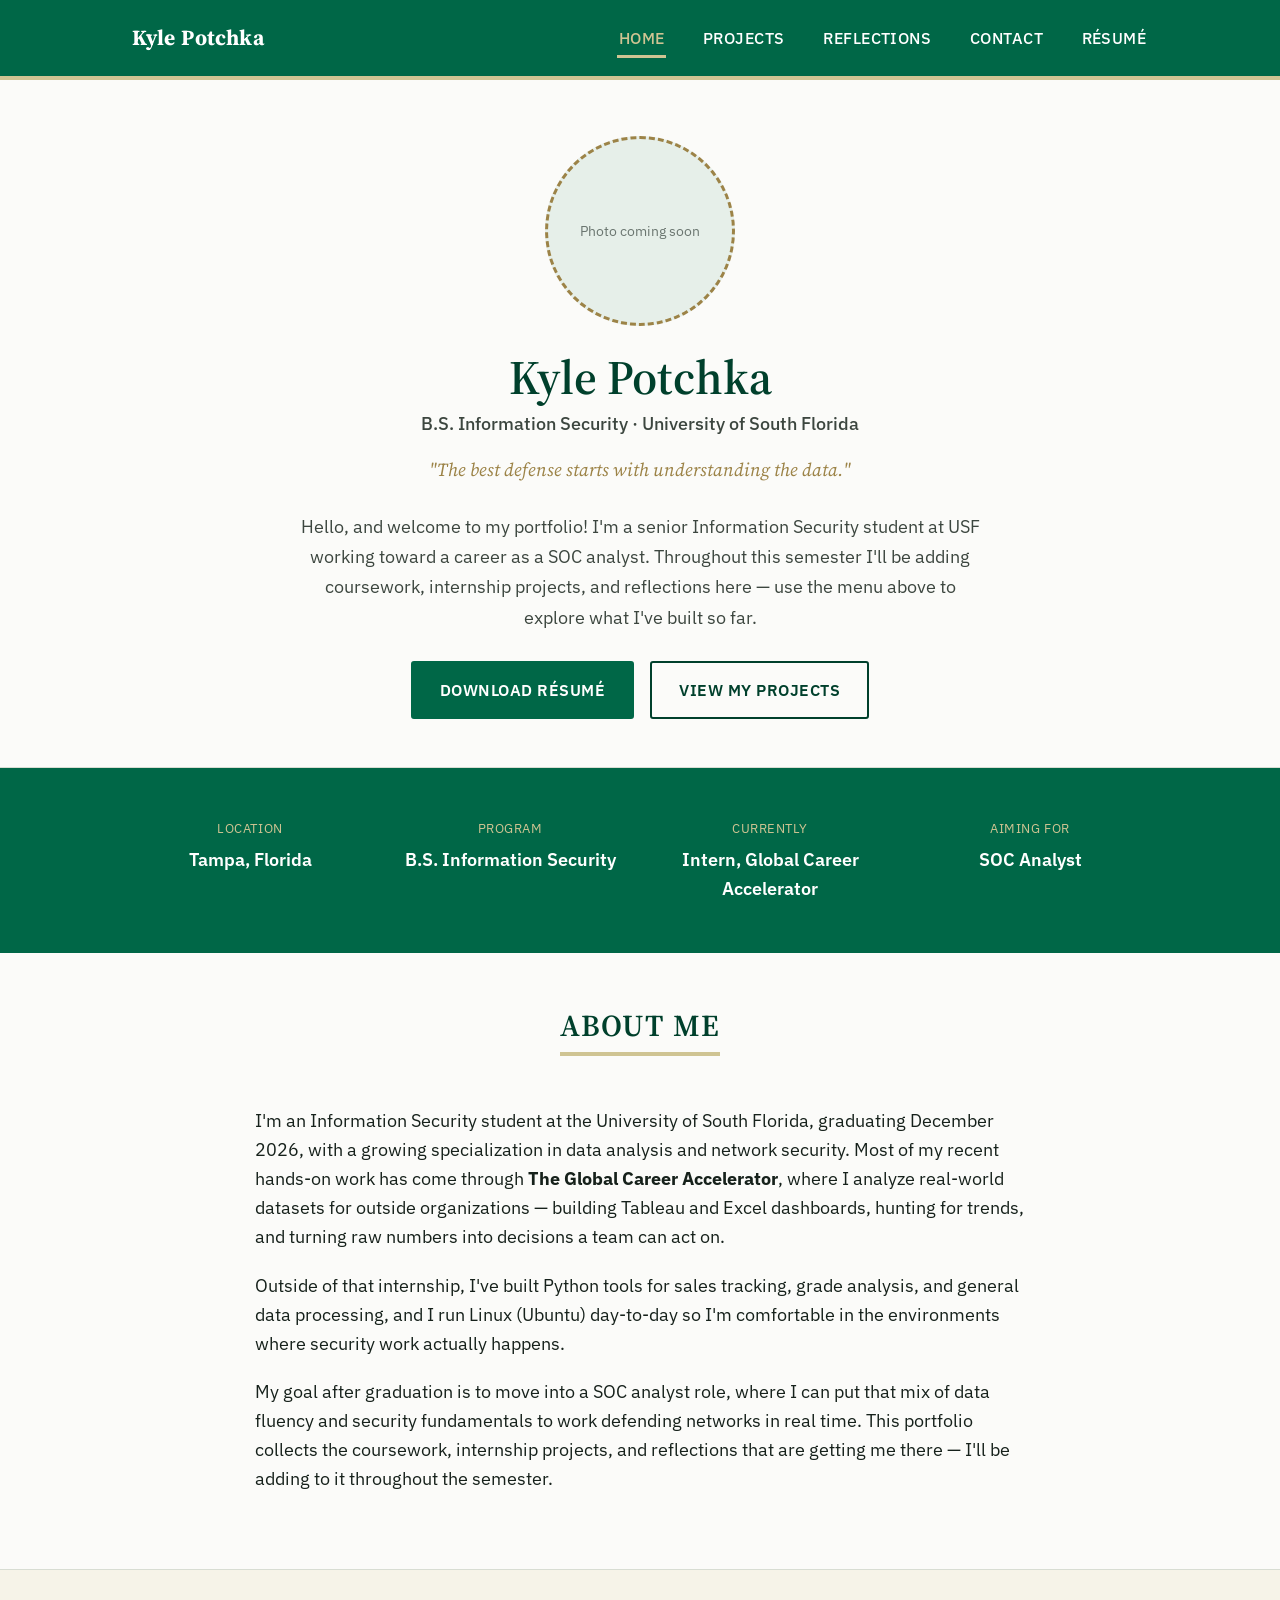
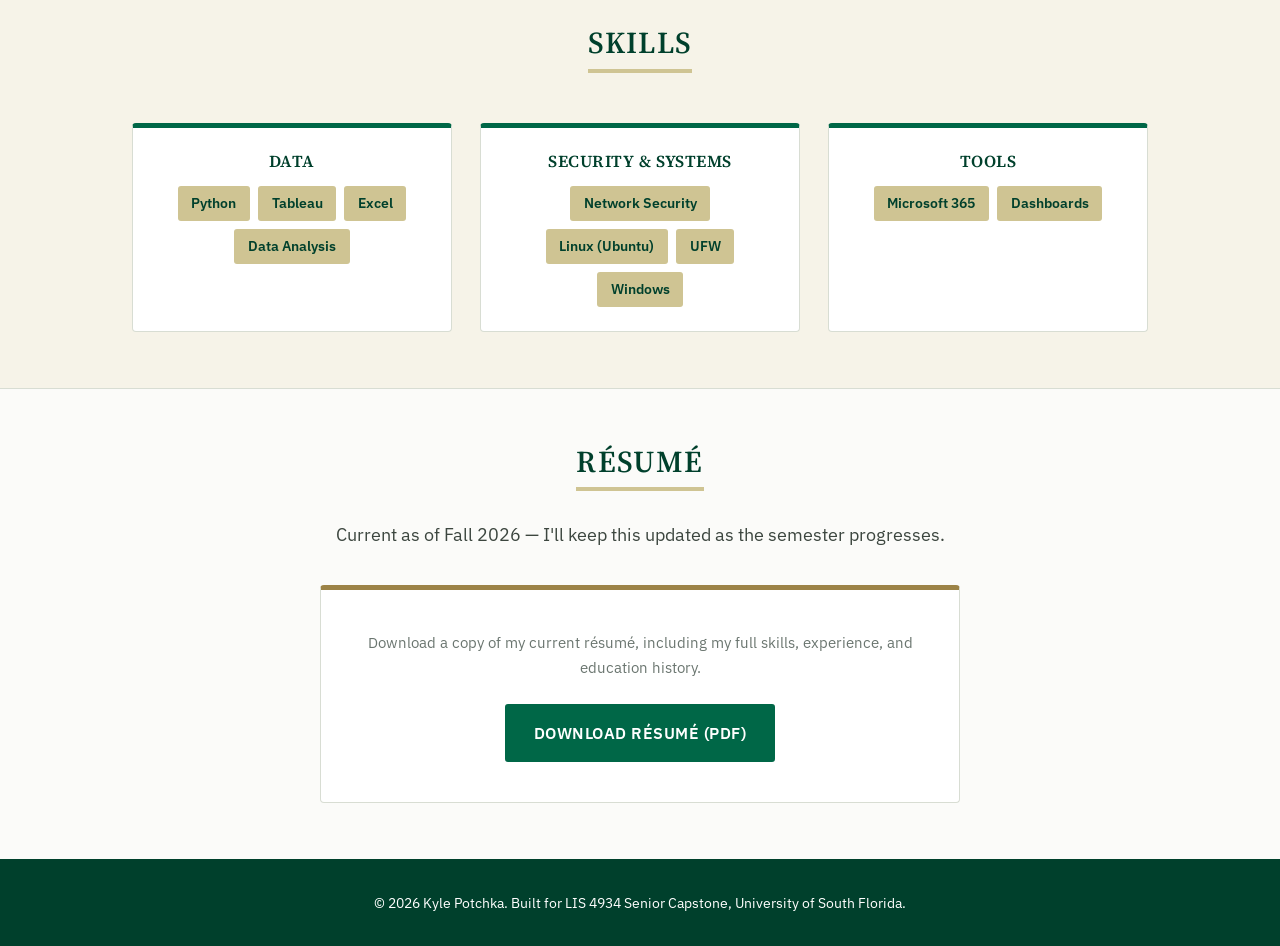
<file: index.html>
<!DOCTYPE html>
<html lang="en">
<head>
<meta charset="UTF-8">
<meta name="viewport" content="width=device-width, initial-scale=1.0">
<title>Kyle Potchka — ePortfolio</title>
<meta name="description" content="Kyle Potchka — Information Security student at USF, focused on data analysis and network security.">
<link rel="preconnect" href="https://fonts.googleapis.com">
<link href="https://fonts.googleapis.com/css2?family=Source+Serif+4:wght@500;600;700&family=IBM+Plex+Sans:wght@400;500;600;700&display=swap" rel="stylesheet">
<link rel="stylesheet" href="assets/style.css">
</head>
<body>

<nav class="site-nav">
  <div class="container">
    <a href="index.html" class="nav-name">Kyle Potchka</a>
    <button class="nav-toggle" aria-label="Toggle menu" aria-expanded="false" id="navToggle">☰</button>
    <ul class="nav-links" id="navLinks">
      <li><a href="index.html" aria-current="page">Home</a></li>
      <li><a href="projects.html">Projects</a></li>
      <li><a href="reflections.html">Reflections</a></li>
      <li><a href="contact.html">Contact</a></li>
      <li><a href="assets/Potchka_Resume.pdf">Résumé</a></li>
    </ul>
  </div>
</nav>

<header class="hero">
  <div class="container">
    <div class="portrait-ring" aria-hidden="true">
      Photo coming soon
    </div>
    <h1>Kyle Potchka</h1>
    <p class="subtitle">B.S. Information Security · University of South Florida</p>
    <p class="quote">"The best defense starts with understanding the data."</p>
    <p class="lede">Hello, and welcome to my portfolio! I'm a senior Information Security student at USF working toward a career as a SOC analyst. Throughout this semester I'll be adding coursework, internship projects, and reflections here — use the menu above to explore what I've built so far.</p>
    <div class="btn-row">
      <a class="btn btn-primary" href="assets/Potchka_Resume.pdf">Download résumé</a>
      <a class="btn btn-secondary" href="projects.html">View my projects</a>
    </div>
  </div>
</header>

<section class="facts">
  <div class="container">
    <dl class="facts-grid">
      <div class="fact"><dt>Location</dt><dd>Tampa, Florida</dd></div>
      <div class="fact"><dt>Program</dt><dd>B.S. Information Security</dd></div>
      <div class="fact"><dt>Currently</dt><dd>Intern, Global Career Accelerator</dd></div>
      <div class="fact"><dt>Aiming for</dt><dd>SOC Analyst</dd></div>
    </dl>
  </div>
</section>

<section class="section" id="bio">
  <div class="container">
    <div class="section-header">
      <h2>About Me</h2>
    </div>
    <div class="bio-block">
      <p>I'm an Information Security student at the University of South Florida, graduating December 2026, with a growing specialization in data analysis and network security. Most of my recent hands-on work has come through <strong>The Global Career Accelerator</strong>, where I analyze real-world datasets for outside organizations — building Tableau and Excel dashboards, hunting for trends, and turning raw numbers into decisions a team can act on.</p>
      <p>Outside of that internship, I've built Python tools for sales tracking, grade analysis, and general data processing, and I run Linux (Ubuntu) day-to-day so I'm comfortable in the environments where security work actually happens.</p>
      <p>My goal after graduation is to move into a SOC analyst role, where I can put that mix of data fluency and security fundamentals to work defending networks in real time. This portfolio collects the coursework, internship projects, and reflections that are getting me there — I'll be adding to it throughout the semester.</p>
    </div>
  </div>
</section>

<section class="section section-tint">
  <div class="container">
    <div class="section-header">
      <h2>Skills</h2>
    </div>
    <div class="skill-groups">
      <div class="skill-group">
        <h3>Data</h3>
        <div class="chip-row">
          <span class="chip">Python</span>
          <span class="chip">Tableau</span>
          <span class="chip">Excel</span>
          <span class="chip">Data Analysis</span>
        </div>
      </div>
      <div class="skill-group">
        <h3>Security &amp; Systems</h3>
        <div class="chip-row">
          <span class="chip">Network Security</span>
          <span class="chip">Linux (Ubuntu)</span>
          <span class="chip">UFW</span>
          <span class="chip">Windows</span>
        </div>
      </div>
      <div class="skill-group">
        <h3>Tools</h3>
        <div class="chip-row">
          <span class="chip">Microsoft 365</span>
          <span class="chip">Dashboards</span>
        </div>
      </div>
    </div>
  </div>
</section>

<section class="section">
  <div class="container">
    <div class="section-header">
      <h2>Résumé</h2>
      <p>Current as of Fall 2026 — I'll keep this updated as the semester progresses.</p>
    </div>
    <div class="resume-block">
      <p>Download a copy of my current résumé, including my full skills, experience, and education history.</p>
      <a class="btn btn-primary" href="assets/Potchka_Resume.pdf">Download résumé (PDF)</a>
    </div>
  </div>
</section>

<footer class="site-footer">
  <div class="container">
    &copy; 2026 Kyle Potchka. Built for LIS 4934 Senior Capstone, University of South Florida.
  </div>
</footer>

<script src="assets/main.js"></script>
</body>
</html>
</file>
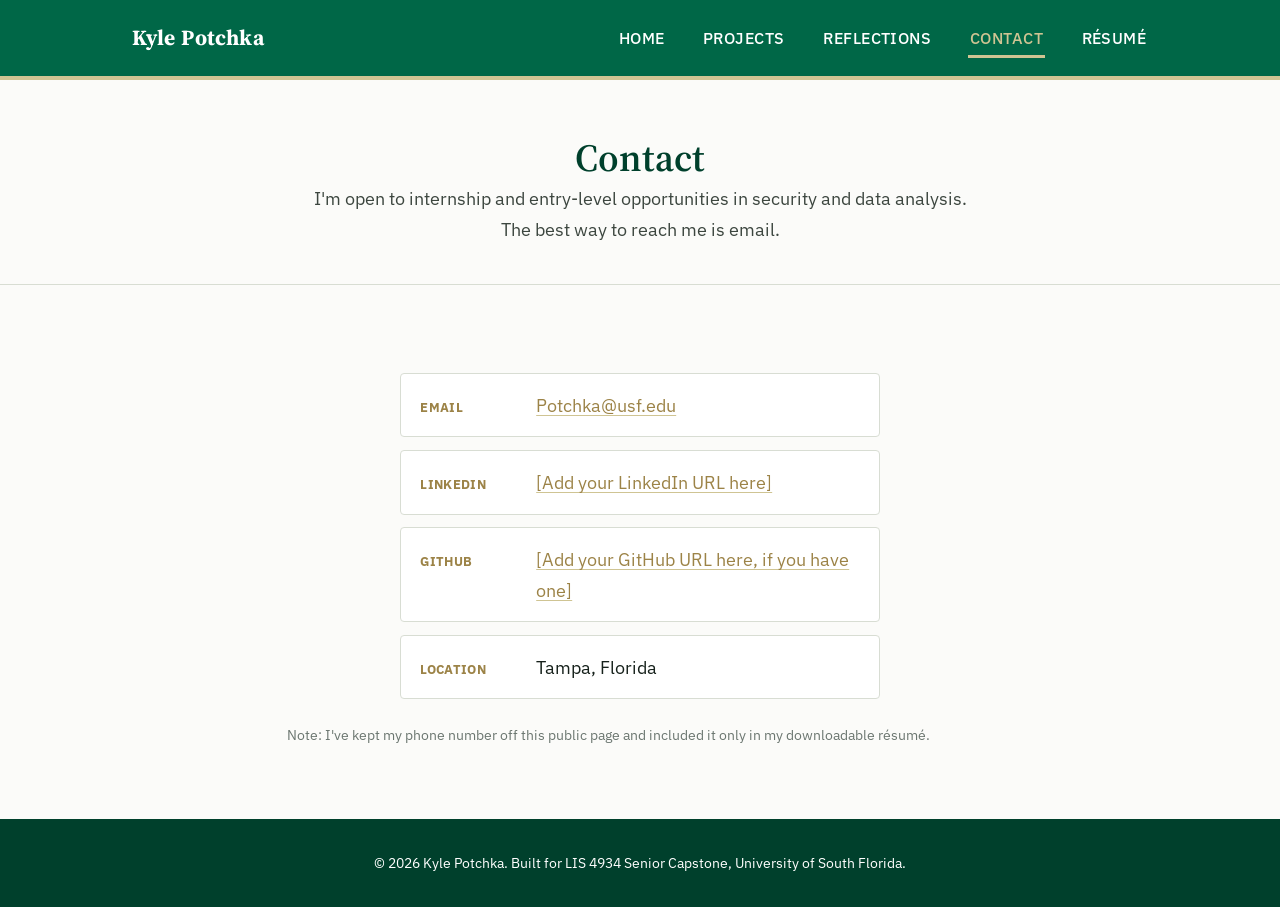
<file: contact.html>
<!DOCTYPE html>
<html lang="en">
<head>
<meta charset="UTF-8">
<meta name="viewport" content="width=device-width, initial-scale=1.0">
<title>Contact — Kyle Potchka</title>
<link rel="preconnect" href="https://fonts.googleapis.com">
<link href="https://fonts.googleapis.com/css2?family=Source+Serif+4:wght@500;600;700&family=IBM+Plex+Sans:wght@400;500;600&display=swap" rel="stylesheet">
<link rel="stylesheet" href="assets/style.css">
</head>
<body>

<nav class="site-nav">
  <div class="container">
    <a href="index.html" class="nav-name">Kyle Potchka</a>
    <button class="nav-toggle" aria-label="Toggle menu" aria-expanded="false" id="navToggle">☰</button>
    <ul class="nav-links" id="navLinks">
      <li><a href="index.html">Home</a></li>
      <li><a href="projects.html">Projects</a></li>
      <li><a href="reflections.html">Reflections</a></li>
      <li><a href="contact.html" aria-current="page">Contact</a></li>
      <li><a href="assets/Potchka_Resume.pdf">Résumé</a></li>
    </ul>
  </div>
</nav>

<header class="hero" style="padding-bottom:2.5rem;">
  <div class="container">
    <h1 style="font-size:2.4rem;">Contact</h1>
    <p class="lede">I'm open to internship and entry-level opportunities in security and data analysis. The best way to reach me is email.</p>
  </div>
</header>

<section class="section">
  <div class="container prose">
    <ul class="contact-list">
      <li><span class="label">Email</span><a href="mailto:Potchka@usf.edu">Potchka@usf.edu</a></li>
      <li><span class="label">LinkedIn</span><a href="#">[Add your LinkedIn URL here]</a></li>
      <li><span class="label">GitHub</span><a href="#">[Add your GitHub URL here, if you have one]</a></li>
      <li><span class="label">Location</span><span>Tampa, Florida</span></li>
    </ul>
    <p style="margin-top:1.5rem; color:var(--ink-faint); font-size:0.9rem;">Note: I've kept my phone number off this public page and included it only in my downloadable résumé.</p>
  </div>
</section>

<footer class="site-footer">
  <div class="container">
    &copy; 2026 Kyle Potchka. Built for LIS 4934 Senior Capstone, University of South Florida.
  </div>
</footer>

<script src="assets/main.js"></script>
</body>
</html>
</file>
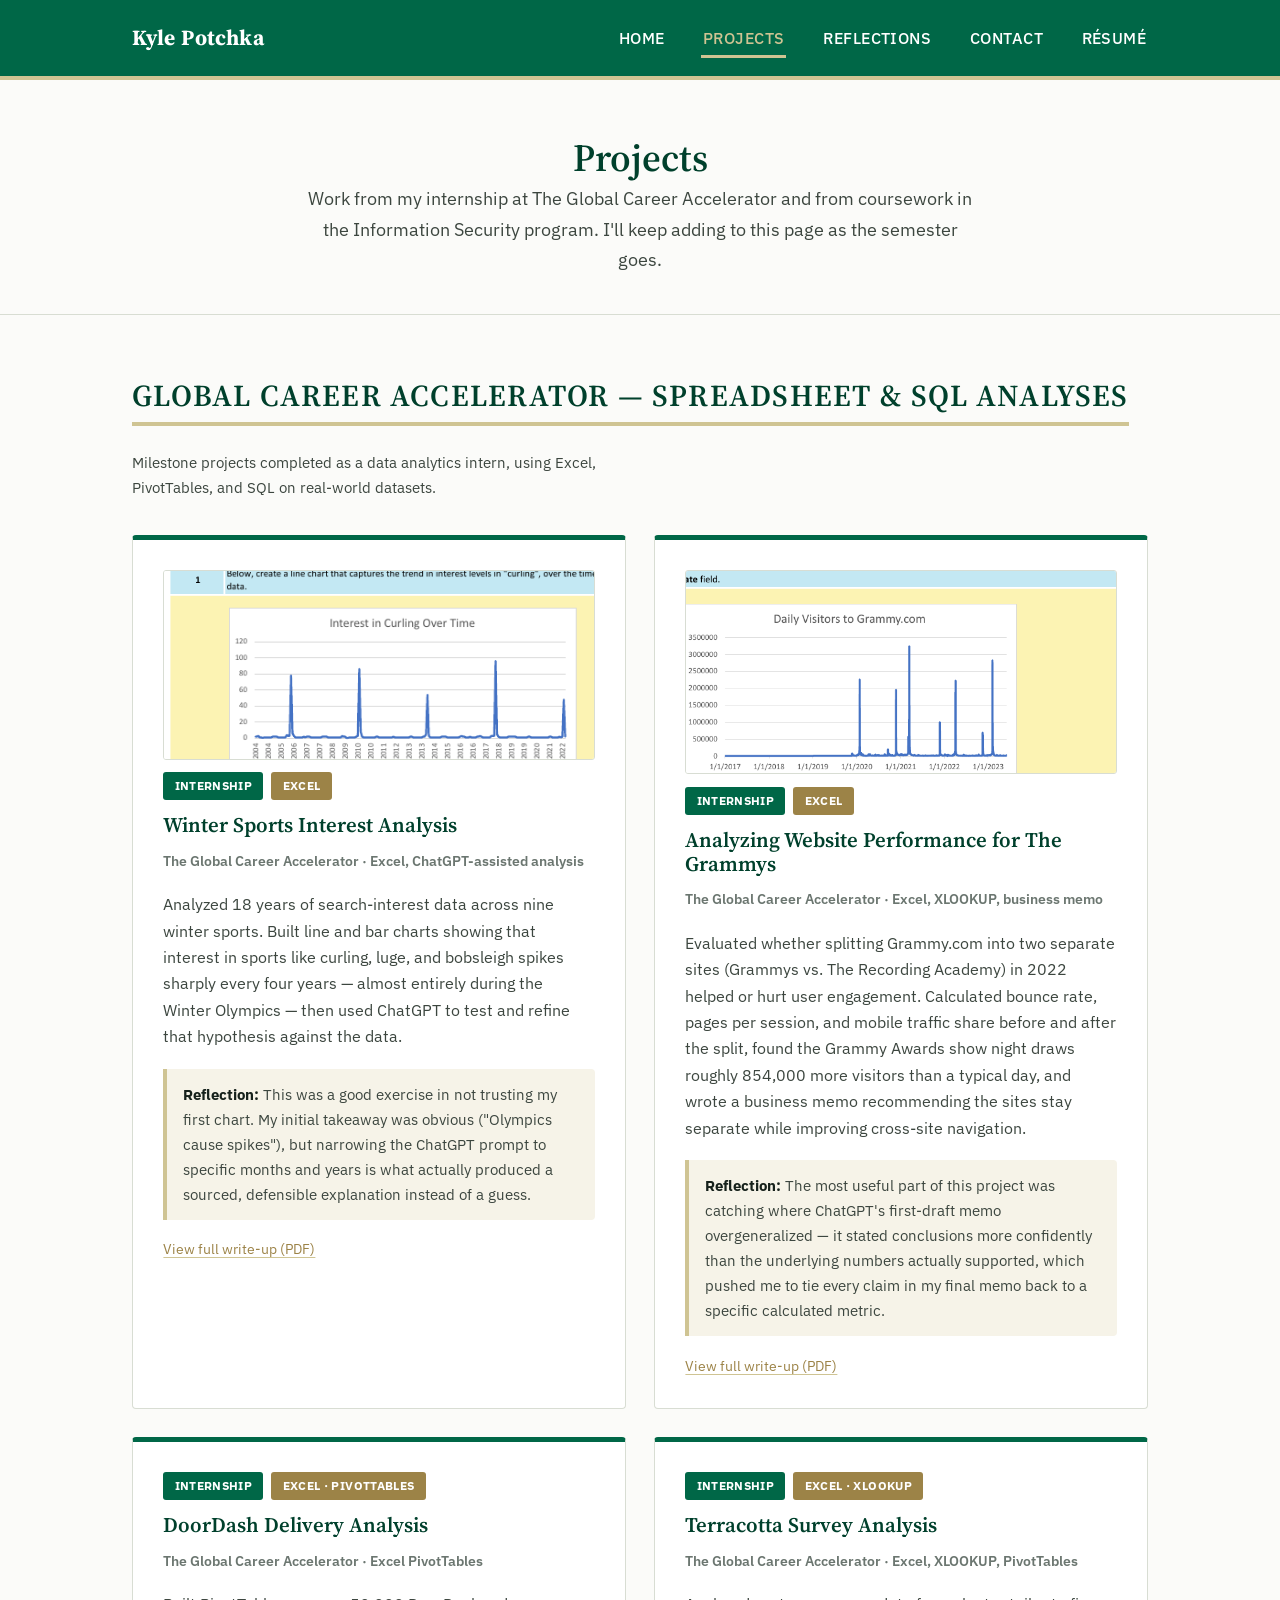
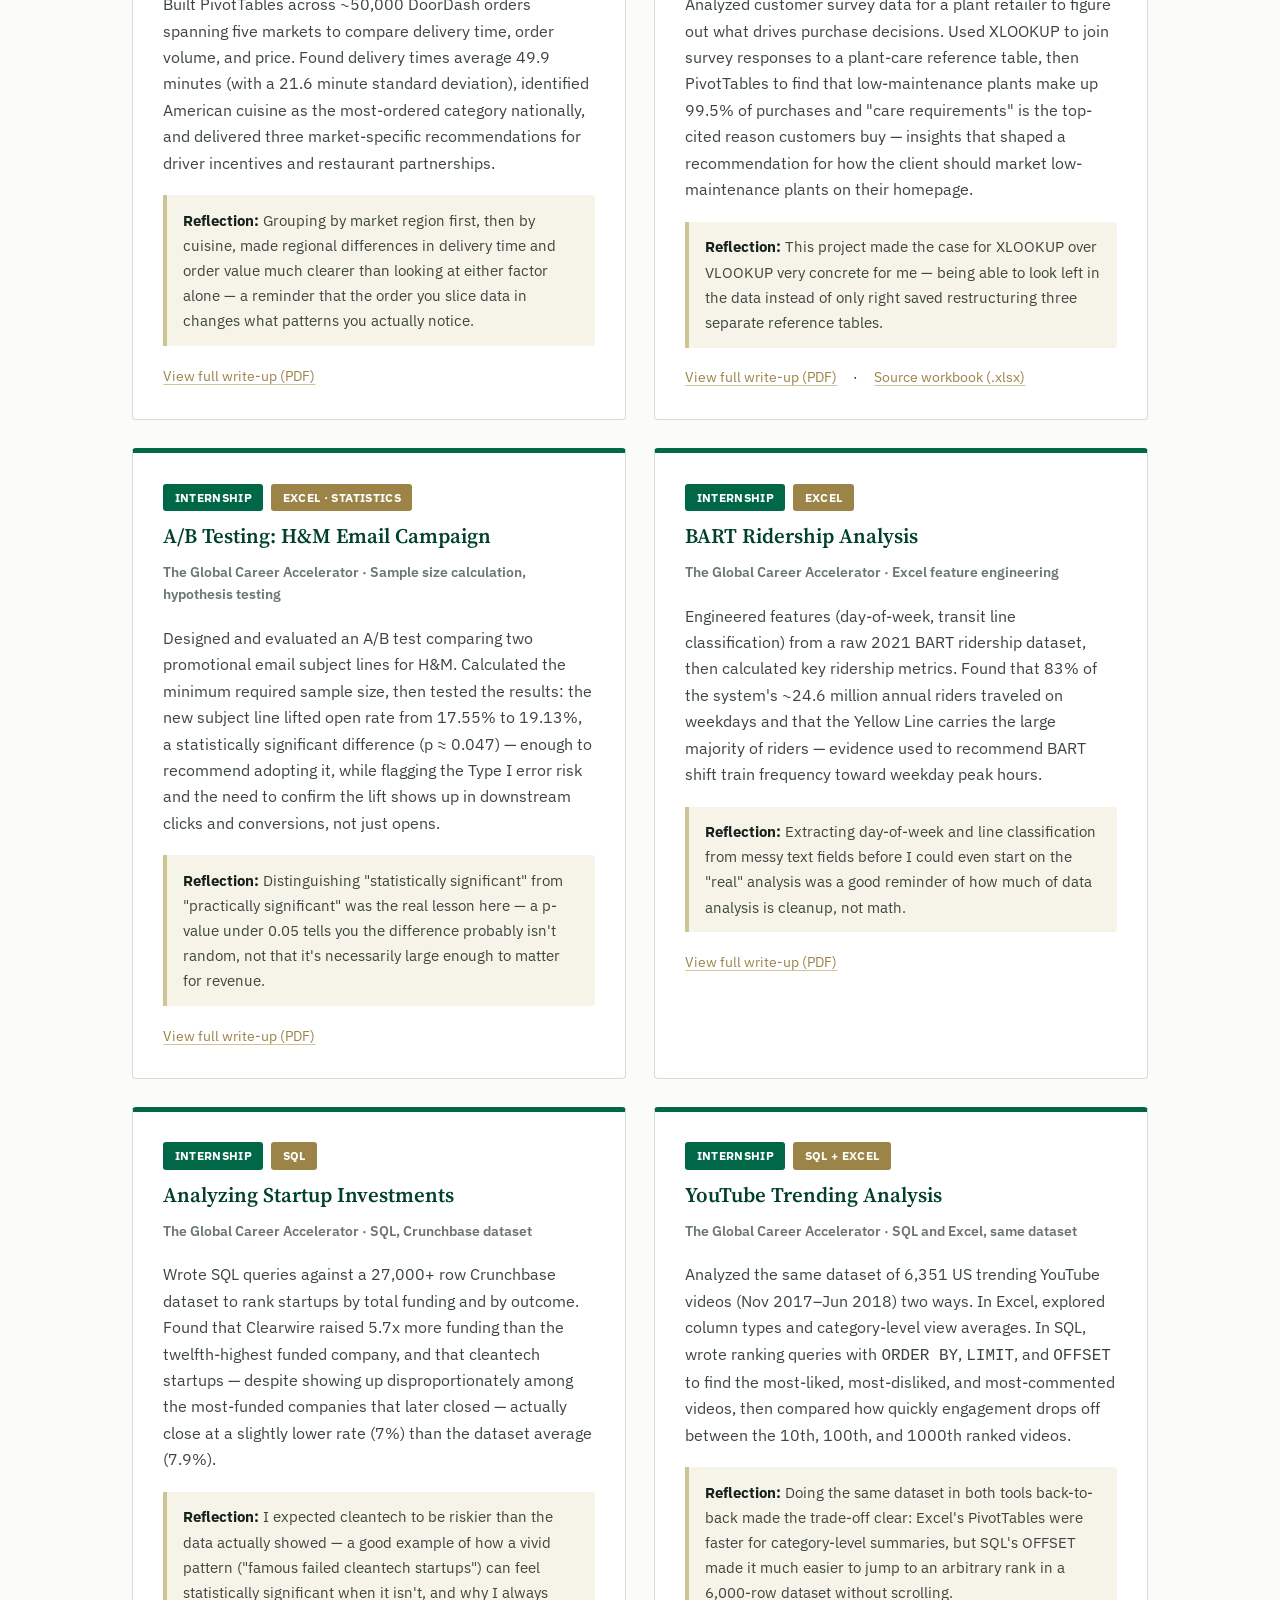
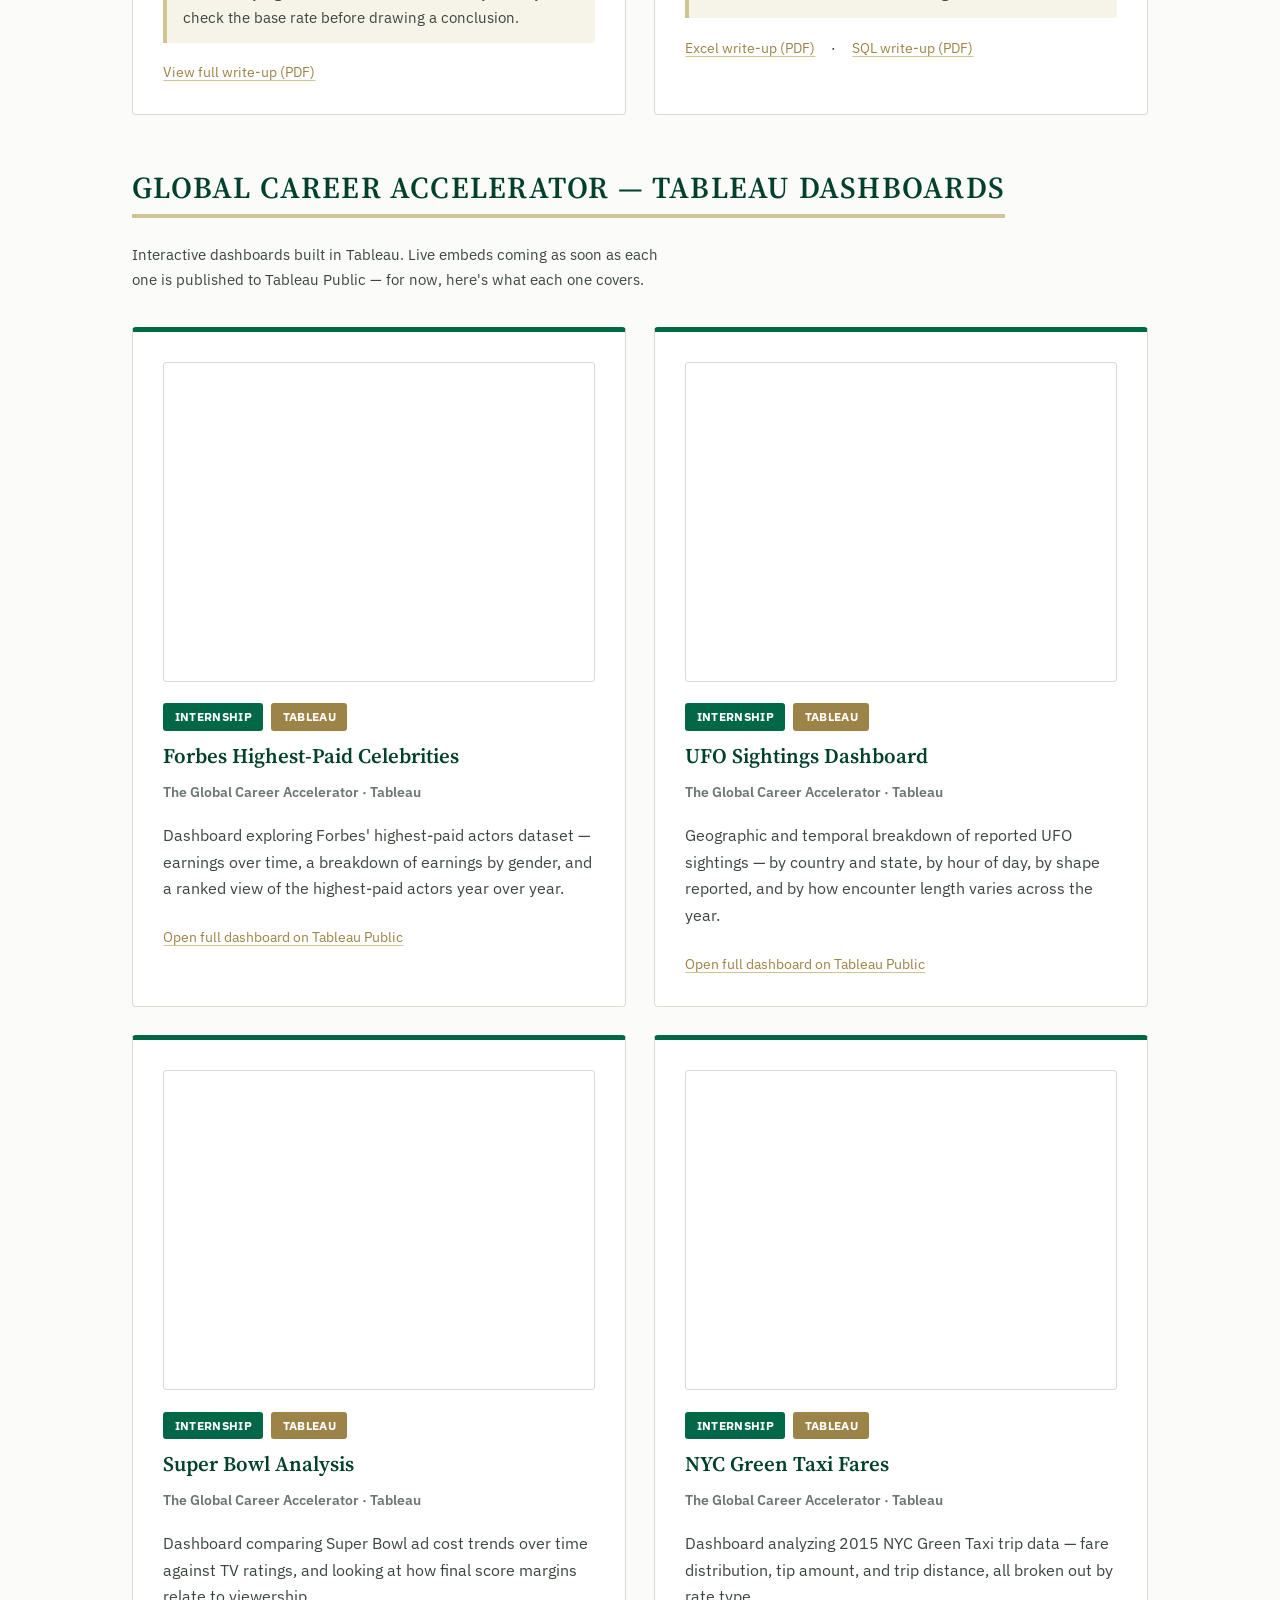
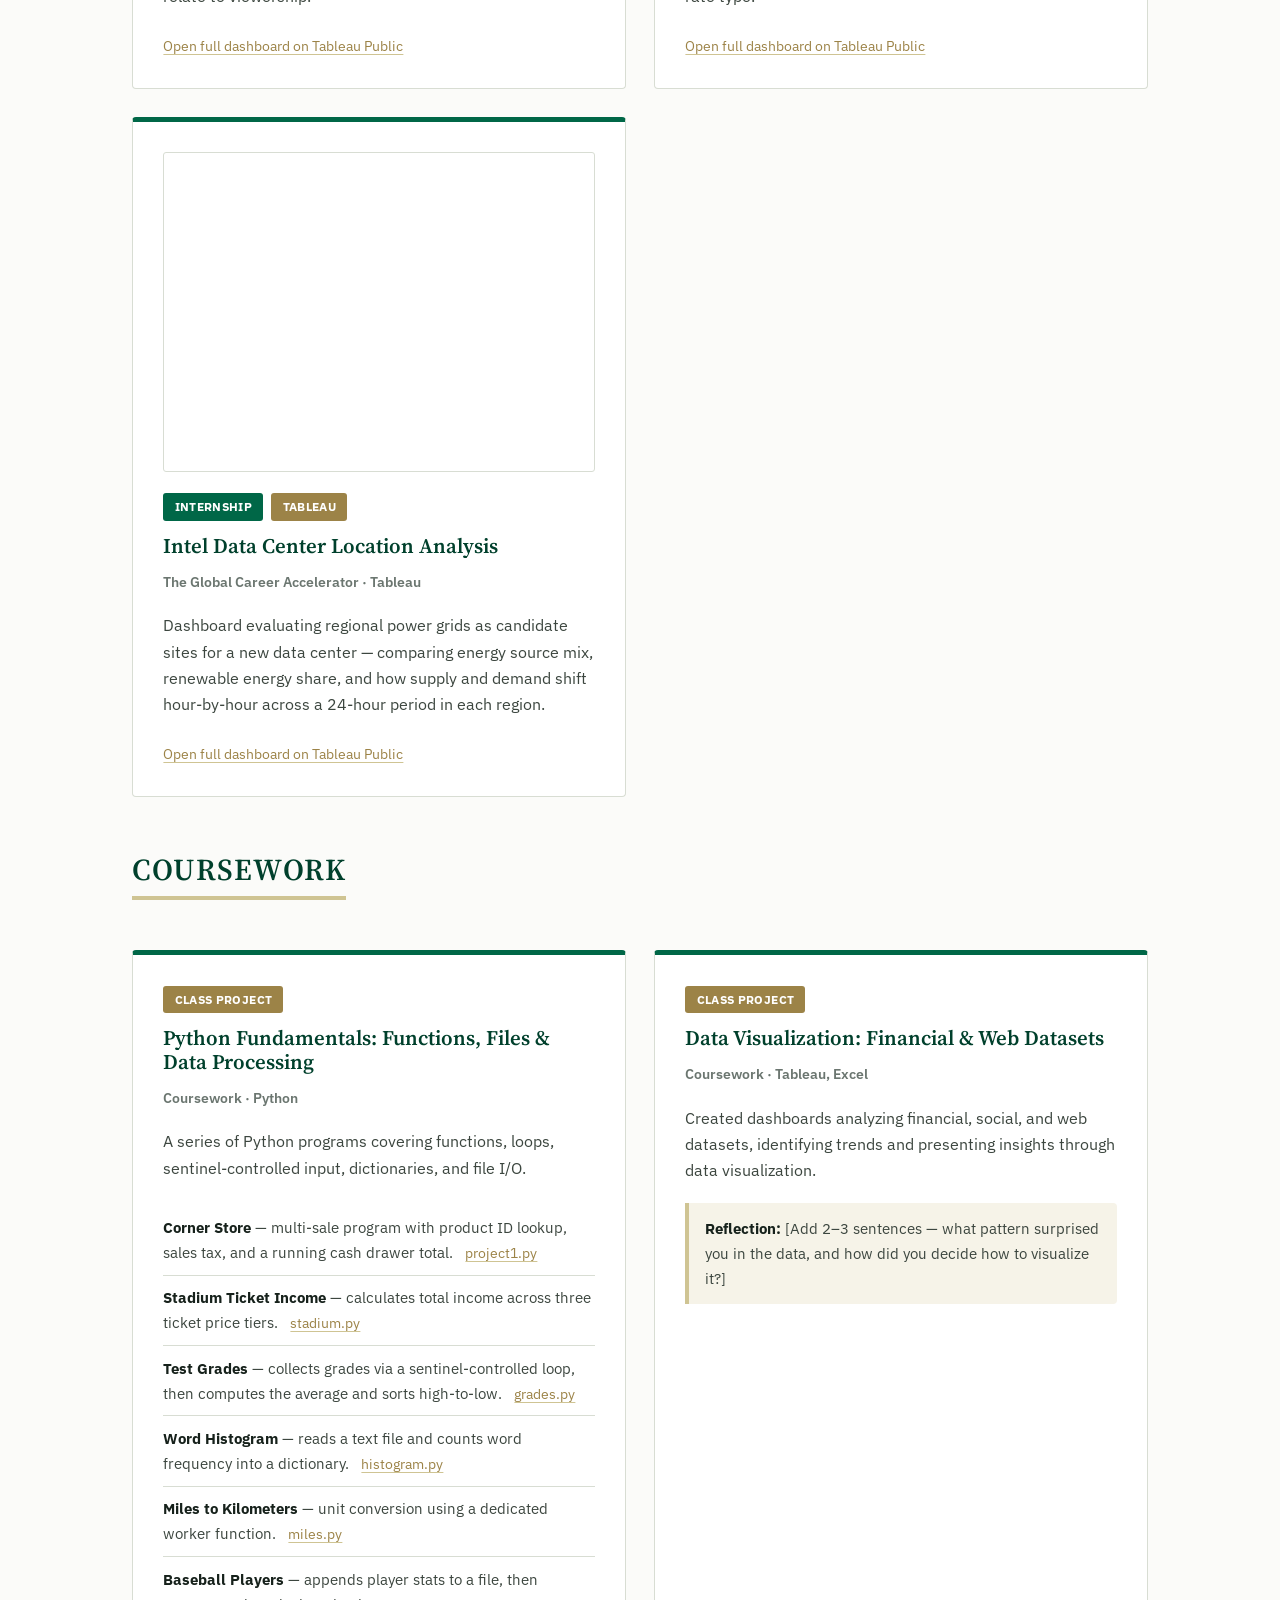
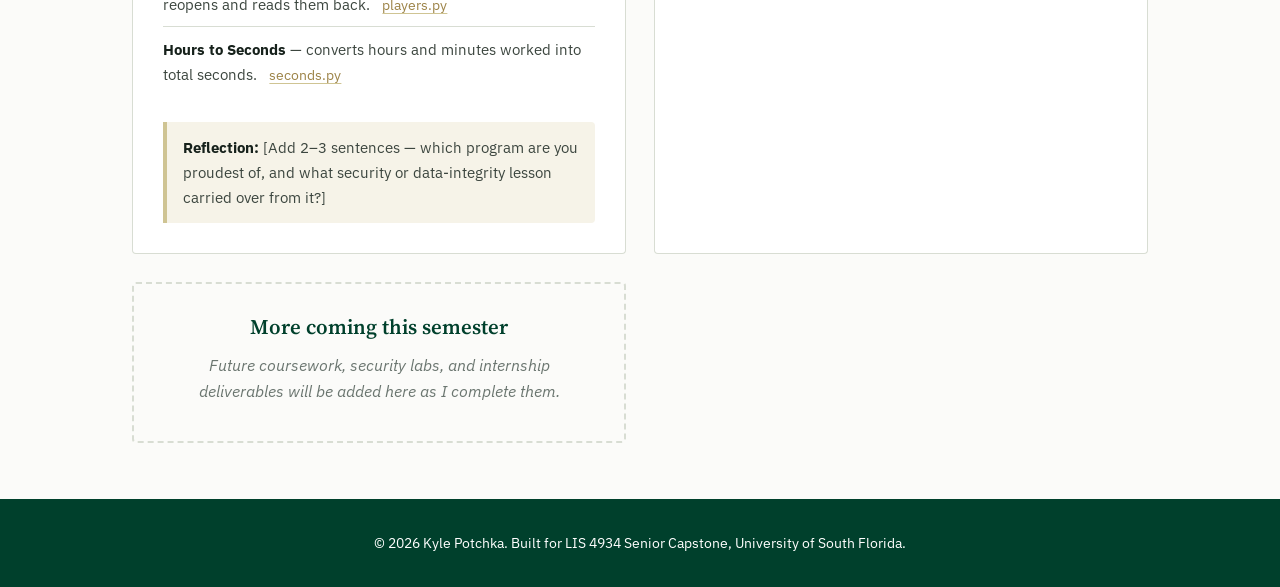
<file: projects.html>
<!DOCTYPE html>
<html lang="en">
<head>
<meta charset="UTF-8">
<meta name="viewport" content="width=device-width, initial-scale=1.0">
<title>Projects — Kyle Potchka</title>
<link rel="preconnect" href="https://fonts.googleapis.com">
<link href="https://fonts.googleapis.com/css2?family=Source+Serif+4:wght@500;600;700&family=IBM+Plex+Sans:wght@400;500;600&display=swap" rel="stylesheet">
<link rel="stylesheet" href="assets/style.css">
</head>
<body>

<nav class="site-nav">
  <div class="container">
    <a href="index.html" class="nav-name">Kyle Potchka</a>
    <button class="nav-toggle" aria-label="Toggle menu" aria-expanded="false" id="navToggle">☰</button>
    <ul class="nav-links" id="navLinks">
      <li><a href="index.html">Home</a></li>
      <li><a href="projects.html" aria-current="page">Projects</a></li>
      <li><a href="reflections.html">Reflections</a></li>
      <li><a href="contact.html">Contact</a></li>
      <li><a href="assets/Potchka_Resume.pdf">Résumé</a></li>
    </ul>
  </div>
</nav>

<header class="hero" style="padding-bottom:2.5rem;">
  <div class="container">
    <h1 style="font-size:2.4rem;">Projects</h1>
    <p class="lede">Work from my internship at The Global Career Accelerator and from coursework in the Information Security program. I'll keep adding to this page as the semester goes.</p>
  </div>
</header>

<section class="section">
  <div class="container">

    <div class="section-header category-heading" style="text-align:left;">
      <h2>Global Career Accelerator — Spreadsheet &amp; SQL Analyses</h2>
      <p class="category-sub" style="margin:0.5rem 0 0;">Milestone projects completed as a data analytics intern, using Excel, PivotTables, and SQL on real-world datasets.</p>
    </div>

    <div class="project-grid">

      <article class="project-card">
        <img class="project-shot" src="assets/projects/winter-sports-chart.png" alt="Line chart showing search interest in curling spiking every four years during the Winter Olympics">
        <div class="tag-row"><span class="tag">Internship</span><span class="tag tag-class">Excel</span></div>
        <h3>Winter Sports Interest Analysis</h3>
        <p class="meta">The Global Career Accelerator · Excel, ChatGPT-assisted analysis</p>
        <p>Analyzed 18 years of search-interest data across nine winter sports. Built line and bar charts showing that interest in sports like curling, luge, and bobsleigh spikes sharply every four years — almost entirely during the Winter Olympics — then used ChatGPT to test and refine that hypothesis against the data.</p>
        <div class="reflection-note"><strong>Reflection:</strong> This was a good exercise in not trusting my first chart. My initial takeaway was obvious ("Olympics cause spikes"), but narrowing the ChatGPT prompt to specific months and years is what actually produced a sourced, defensible explanation instead of a guess.</div>
        <div class="project-links"><a href="assets/projects/winter-sports-analysis.pdf">View full write-up (PDF)</a></div>
      </article>

      <article class="project-card">
        <img class="project-shot" src="assets/projects/grammys-chart.png" alt="Line chart showing daily visitor spikes to Grammy.com around award show nights">
        <div class="tag-row"><span class="tag">Internship</span><span class="tag tag-class">Excel</span></div>
        <h3>Analyzing Website Performance for The Grammys</h3>
        <p class="meta">The Global Career Accelerator · Excel, XLOOKUP, business memo</p>
        <p>Evaluated whether splitting Grammy.com into two separate sites (Grammys vs. The Recording Academy) in 2022 helped or hurt user engagement. Calculated bounce rate, pages per session, and mobile traffic share before and after the split, found the Grammy Awards show night draws roughly 854,000 more visitors than a typical day, and wrote a business memo recommending the sites stay separate while improving cross-site navigation.</p>
        <div class="reflection-note"><strong>Reflection:</strong> The most useful part of this project was catching where ChatGPT's first-draft memo overgeneralized — it stated conclusions more confidently than the underlying numbers actually supported, which pushed me to tie every claim in my final memo back to a specific calculated metric.</div>
        <div class="project-links"><a href="assets/projects/grammys-website-analysis.pdf">View full write-up (PDF)</a></div>
      </article>

      <article class="project-card">
        <div class="tag-row"><span class="tag">Internship</span><span class="tag tag-class">Excel · PivotTables</span></div>
        <h3>DoorDash Delivery Analysis</h3>
        <p class="meta">The Global Career Accelerator · Excel PivotTables</p>
        <p>Built PivotTables across ~50,000 DoorDash orders spanning five markets to compare delivery time, order volume, and price. Found delivery times average 49.9 minutes (with a 21.6 minute standard deviation), identified American cuisine as the most-ordered category nationally, and delivered three market-specific recommendations for driver incentives and restaurant partnerships.</p>
        <div class="reflection-note"><strong>Reflection:</strong> Grouping by market region first, then by cuisine, made regional differences in delivery time and order value much clearer than looking at either factor alone — a reminder that the order you slice data in changes what patterns you actually notice.</div>
        <div class="project-links"><a href="assets/projects/doordash-analysis.pdf">View full write-up (PDF)</a></div>
      </article>

      <article class="project-card">
        <div class="tag-row"><span class="tag">Internship</span><span class="tag tag-class">Excel · XLOOKUP</span></div>
        <h3>Terracotta Survey Analysis</h3>
        <p class="meta">The Global Career Accelerator · Excel, XLOOKUP, PivotTables</p>
        <p>Analyzed customer survey data for a plant retailer to figure out what drives purchase decisions. Used XLOOKUP to join survey responses to a plant-care reference table, then PivotTables to find that low-maintenance plants make up 99.5% of purchases and "care requirements" is the top-cited reason customers buy — insights that shaped a recommendation for how the client should market low-maintenance plants on their homepage.</p>
        <div class="reflection-note"><strong>Reflection:</strong> This project made the case for XLOOKUP over VLOOKUP very concrete for me — being able to look left in the data instead of only right saved restructuring three separate reference tables.</div>
        <div class="project-links"><a href="assets/projects/terracotta-analysis.pdf">View full write-up (PDF)</a> · <a href="assets/projects/Terracotta_source.xlsx">Source workbook (.xlsx)</a></div>
      </article>

      <article class="project-card">
        <div class="tag-row"><span class="tag">Internship</span><span class="tag tag-class">Excel · Statistics</span></div>
        <h3>A/B Testing: H&amp;M Email Campaign</h3>
        <p class="meta">The Global Career Accelerator · Sample size calculation, hypothesis testing</p>
        <p>Designed and evaluated an A/B test comparing two promotional email subject lines for H&amp;M. Calculated the minimum required sample size, then tested the results: the new subject line lifted open rate from 17.55% to 19.13%, a statistically significant difference (p ≈ 0.047) — enough to recommend adopting it, while flagging the Type I error risk and the need to confirm the lift shows up in downstream clicks and conversions, not just opens.</p>
        <div class="reflection-note"><strong>Reflection:</strong> Distinguishing "statistically significant" from "practically significant" was the real lesson here — a p-value under 0.05 tells you the difference probably isn't random, not that it's necessarily large enough to matter for revenue.</div>
        <div class="project-links"><a href="assets/projects/ab-testing-hm.pdf">View full write-up (PDF)</a></div>
      </article>

      <article class="project-card">
        <div class="tag-row"><span class="tag">Internship</span><span class="tag tag-class">Excel</span></div>
        <h3>BART Ridership Analysis</h3>
        <p class="meta">The Global Career Accelerator · Excel feature engineering</p>
        <p>Engineered features (day-of-week, transit line classification) from a raw 2021 BART ridership dataset, then calculated key ridership metrics. Found that 83% of the system's ~24.6 million annual riders traveled on weekdays and that the Yellow Line carries the large majority of riders — evidence used to recommend BART shift train frequency toward weekday peak hours.</p>
        <div class="reflection-note"><strong>Reflection:</strong> Extracting day-of-week and line classification from messy text fields before I could even start on the "real" analysis was a good reminder of how much of data analysis is cleanup, not math.</div>
        <div class="project-links"><a href="assets/projects/bart-ridership-analysis.pdf">View full write-up (PDF)</a></div>
      </article>

      <article class="project-card">
        <div class="tag-row"><span class="tag">Internship</span><span class="tag tag-class">SQL</span></div>
        <h3>Analyzing Startup Investments</h3>
        <p class="meta">The Global Career Accelerator · SQL, Crunchbase dataset</p>
        <p>Wrote SQL queries against a 27,000+ row Crunchbase dataset to rank startups by total funding and by outcome. Found that Clearwire raised 5.7x more funding than the twelfth-highest funded company, and that cleantech startups — despite showing up disproportionately among the most-funded companies that later closed — actually close at a slightly lower rate (7%) than the dataset average (7.9%).</p>
        <div class="reflection-note"><strong>Reflection:</strong> I expected cleantech to be riskier than the data actually showed — a good example of how a vivid pattern ("famous failed cleantech startups") can feel statistically significant when it isn't, and why I always check the base rate before drawing a conclusion.</div>
        <div class="project-links"><a href="assets/projects/startup-investments-sql.pdf">View full write-up (PDF)</a></div>
      </article>

      <article class="project-card">
        <div class="tag-row"><span class="tag">Internship</span><span class="tag tag-class">SQL + Excel</span></div>
        <h3>YouTube Trending Analysis</h3>
        <p class="meta">The Global Career Accelerator · SQL and Excel, same dataset</p>
        <p>Analyzed the same dataset of 6,351 US trending YouTube videos (Nov 2017–Jun 2018) two ways. In Excel, explored column types and category-level view averages. In SQL, wrote ranking queries with <code>ORDER BY</code>, <code>LIMIT</code>, and <code>OFFSET</code> to find the most-liked, most-disliked, and most-commented videos, then compared how quickly engagement drops off between the 10th, 100th, and 1000th ranked videos.</p>
        <div class="reflection-note"><strong>Reflection:</strong> Doing the same dataset in both tools back-to-back made the trade-off clear: Excel's PivotTables were faster for category-level summaries, but SQL's OFFSET made it much easier to jump to an arbitrary rank in a 6,000-row dataset without scrolling.</div>
        <div class="project-links"><a href="assets/projects/youtube-trending-excel.pdf">Excel write-up (PDF)</a> · <a href="assets/projects/youtube-trending-sql.pdf">SQL write-up (PDF)</a></div>
      </article>

    </div>

    <div class="section-header category-heading" style="text-align:left;">
      <h2>Global Career Accelerator — Tableau Dashboards</h2>
      <p class="category-sub" style="margin:0.5rem 0 0;">Interactive dashboards built in Tableau. Live embeds coming as soon as each one is published to Tableau Public — for now, here's what each one covers.</p>
    </div>

    <div class="project-grid">

      <article class="project-card">
        <div class="tableau-embed"><iframe src="https://public.tableau.com/views/Potchka_M3_Forbes_HighestPaidCelebrities-Student/Dashboard3?:embed=y&amp;:showVizHome=no&amp;:toolbar=no" frameborder="0" allowfullscreen loading="lazy"></iframe></div>
        <div class="tag-row"><span class="tag">Internship</span><span class="tag tag-class">Tableau</span></div>
        <h3>Forbes Highest-Paid Celebrities</h3>
        <p class="meta">The Global Career Accelerator · Tableau</p>
        <p>Dashboard exploring Forbes' highest-paid actors dataset — earnings over time, a breakdown of earnings by gender, and a ranked view of the highest-paid actors year over year.</p>
        <div class="project-links"><a href="https://public.tableau.com/app/profile/kyle.potchka/viz/Potchka_M3_Forbes_HighestPaidCelebrities-Student/Dashboard3" target="_blank" rel="noopener">Open full dashboard on Tableau Public</a></div>
      </article>

      <article class="project-card">
        <div class="tableau-embed"><iframe src="https://public.tableau.com/views/Potchka_M5_UFO_Sightings-Student/Dashboard3?:embed=y&amp;:showVizHome=no&amp;:toolbar=no" frameborder="0" allowfullscreen loading="lazy"></iframe></div>
        <div class="tag-row"><span class="tag">Internship</span><span class="tag tag-class">Tableau</span></div>
        <h3>UFO Sightings Dashboard</h3>
        <p class="meta">The Global Career Accelerator · Tableau</p>
        <p>Geographic and temporal breakdown of reported UFO sightings — by country and state, by hour of day, by shape reported, and by how encounter length varies across the year.</p>
        <div class="project-links"><a href="https://public.tableau.com/app/profile/kyle.potchka/viz/Potchka_M5_UFO_Sightings-Student/Dashboard3" target="_blank" rel="noopener">Open full dashboard on Tableau Public</a></div>
      </article>

      <article class="project-card">
        <div class="tableau-embed"><iframe src="https://public.tableau.com/views/Potchka_M6_SuperBowlAnalysis-Student/Dashboard3?:embed=y&amp;:showVizHome=no&amp;:toolbar=no" frameborder="0" allowfullscreen loading="lazy"></iframe></div>
        <div class="tag-row"><span class="tag">Internship</span><span class="tag tag-class">Tableau</span></div>
        <h3>Super Bowl Analysis</h3>
        <p class="meta">The Global Career Accelerator · Tableau</p>
        <p>Dashboard comparing Super Bowl ad cost trends over time against TV ratings, and looking at how final score margins relate to viewership.</p>
        <div class="project-links"><a href="https://public.tableau.com/app/profile/kyle.potchka/viz/Potchka_M6_SuperBowlAnalysis-Student/Dashboard3" target="_blank" rel="noopener">Open full dashboard on Tableau Public</a></div>
      </article>

      <article class="project-card">
        <div class="tableau-embed"><iframe src="https://public.tableau.com/views/Potchka_M7_NYC_Green_Taxi_Fares-Student/Dashboard3?:embed=y&amp;:showVizHome=no&amp;:toolbar=no" frameborder="0" allowfullscreen loading="lazy"></iframe></div>
        <div class="tag-row"><span class="tag">Internship</span><span class="tag tag-class">Tableau</span></div>
        <h3>NYC Green Taxi Fares</h3>
        <p class="meta">The Global Career Accelerator · Tableau</p>
        <p>Dashboard analyzing 2015 NYC Green Taxi trip data — fare distribution, tip amount, and trip distance, all broken out by rate type.</p>
        <div class="project-links"><a href="https://public.tableau.com/app/profile/kyle.potchka/viz/Potchka_M7_NYC_Green_Taxi_Fares-Student/Dashboard3" target="_blank" rel="noopener">Open full dashboard on Tableau Public</a></div>
      </article>

      <article class="project-card">
        <div class="tableau-embed"><iframe src="https://public.tableau.com/views/IntelDataCeneterLocationAnalysis/Dashboard?:embed=y&amp;:showVizHome=no&amp;:toolbar=no" frameborder="0" allowfullscreen loading="lazy"></iframe></div>
        <div class="tag-row"><span class="tag">Internship</span><span class="tag tag-class">Tableau</span></div>
        <h3>Intel Data Center Location Analysis</h3>
        <p class="meta">The Global Career Accelerator · Tableau</p>
        <p>Dashboard evaluating regional power grids as candidate sites for a new data center — comparing energy source mix, renewable energy share, and how supply and demand shift hour-by-hour across a 24-hour period in each region.</p>
        <div class="project-links"><a href="https://public.tableau.com/app/profile/kyle.potchka/viz/IntelDataCeneterLocationAnalysis/Dashboard" target="_blank" rel="noopener">Open full dashboard on Tableau Public</a></div>
      </article>

    </div>

    <div class="section-header category-heading" style="text-align:left;">
      <h2>Coursework</h2>
    </div>

    <div class="project-grid">

      <article class="project-card">
        <div class="tag-row"><span class="tag tag-class">Class Project</span></div>
        <h3>Python Fundamentals: Functions, Files &amp; Data Processing</h3>
        <p class="meta">Coursework · Python</p>
        <p>A series of Python programs covering functions, loops, sentinel-controlled input, dictionaries, and file I/O.</p>
        <ul class="file-list">
          <li><strong>Corner Store</strong> — multi-sale program with product ID lookup, sales tax, and a running cash drawer total. <a href="assets/projects/python/project1.py">project1.py</a></li>
          <li><strong>Stadium Ticket Income</strong> — calculates total income across three ticket price tiers. <a href="assets/projects/python/stadium.py">stadium.py</a></li>
          <li><strong>Test Grades</strong> — collects grades via a sentinel-controlled loop, then computes the average and sorts high-to-low. <a href="assets/projects/python/grades.py">grades.py</a></li>
          <li><strong>Word Histogram</strong> — reads a text file and counts word frequency into a dictionary. <a href="assets/projects/python/histogram.py">histogram.py</a></li>
          <li><strong>Miles to Kilometers</strong> — unit conversion using a dedicated worker function. <a href="assets/projects/python/miles.py">miles.py</a></li>
          <li><strong>Baseball Players</strong> — appends player stats to a file, then reopens and reads them back. <a href="assets/projects/python/players.py">players.py</a></li>
          <li><strong>Hours to Seconds</strong> — converts hours and minutes worked into total seconds. <a href="assets/projects/python/seconds.py">seconds.py</a></li>
        </ul>
        <div class="reflection-note"><strong>Reflection:</strong> [Add 2–3 sentences — which program are you proudest of, and what security or data-integrity lesson carried over from it?]</div>
      </article>

      <article class="project-card">
        <div class="tag-row"><span class="tag tag-class">Class Project</span></div>
        <h3>Data Visualization: Financial &amp; Web Datasets</h3>
        <p class="meta">Coursework · Tableau, Excel</p>
        <p>Created dashboards analyzing financial, social, and web datasets, identifying trends and presenting insights through data visualization.</p>
        <div class="reflection-note"><strong>Reflection:</strong> [Add 2–3 sentences — what pattern surprised you in the data, and how did you decide how to visualize it?]</div>
      </article>

      <article class="project-card placeholder-card">
        <h3>More coming this semester</h3>
        <p>Future coursework, security labs, and internship deliverables will be added here as I complete them.</p>
      </article>

    </div>

  </div>
</section>

<footer class="site-footer">
  <div class="container">
    &copy; 2026 Kyle Potchka. Built for LIS 4934 Senior Capstone, University of South Florida.
  </div>
</footer>

<script src="assets/main.js"></script>
</body>
</html>
</file>
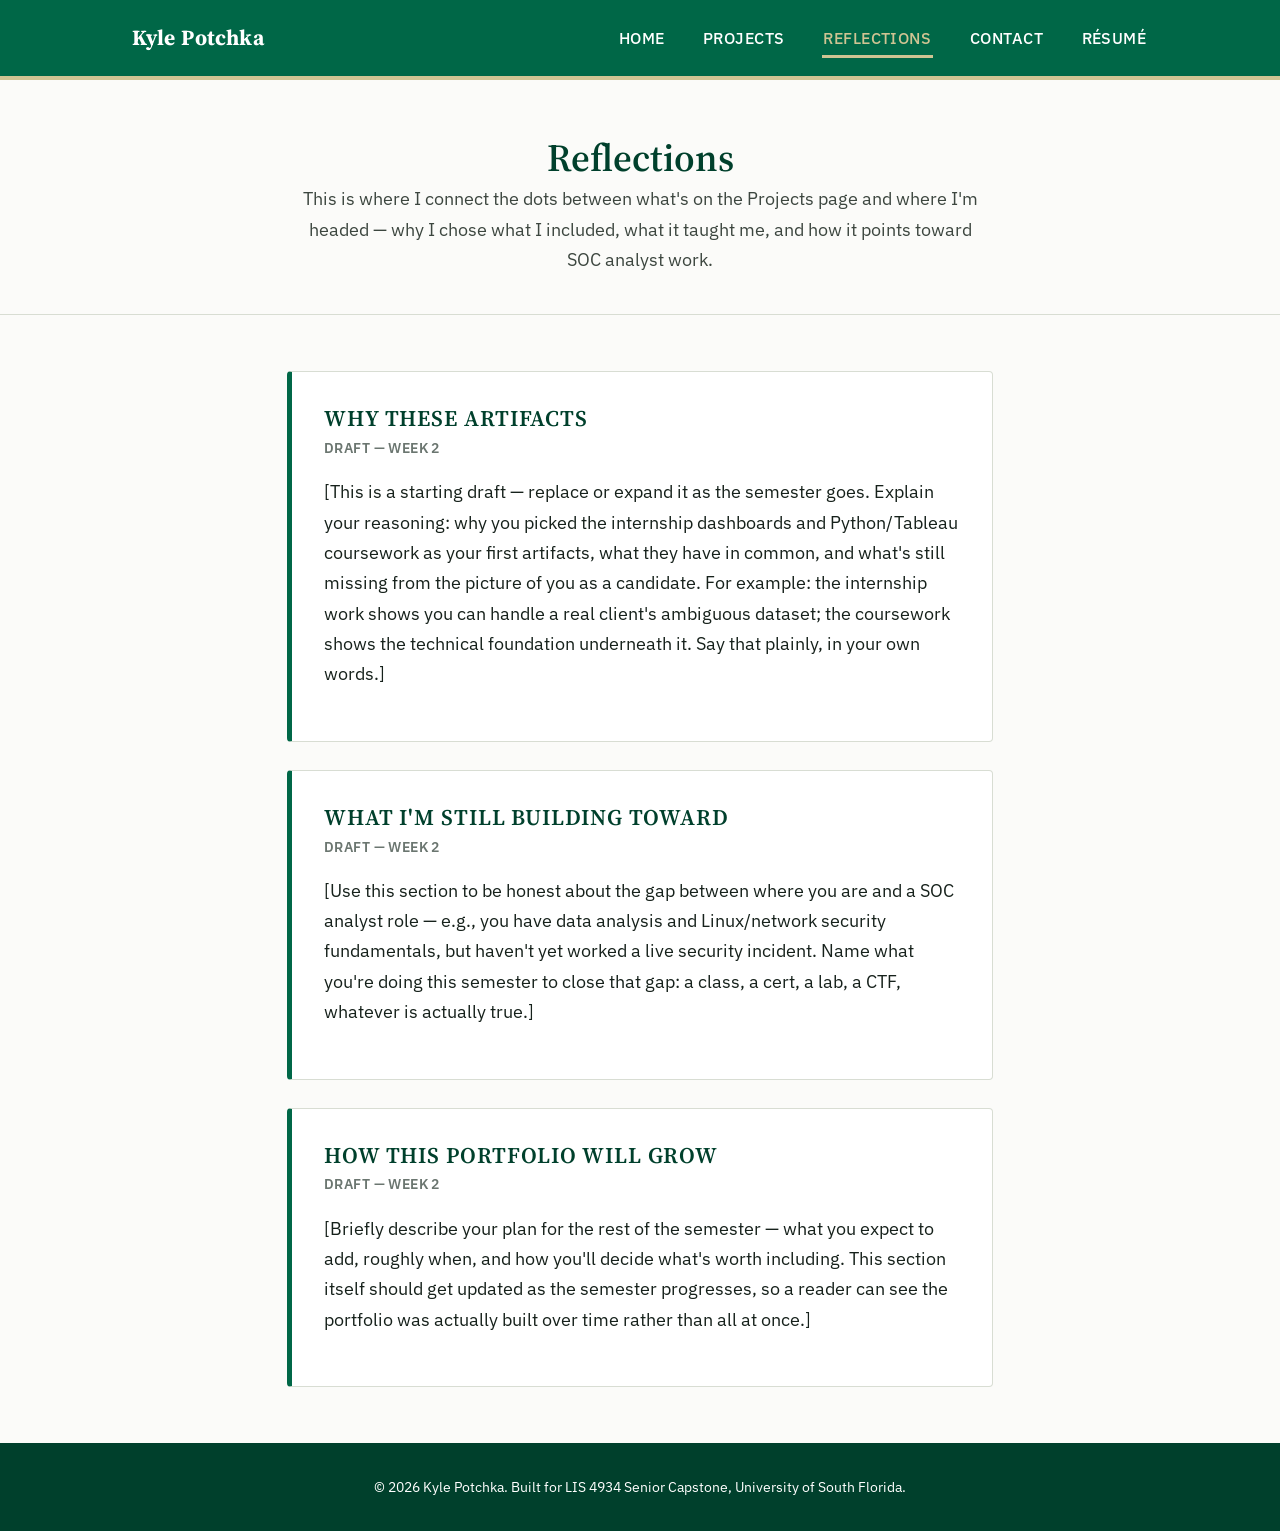
<file: reflections.html>
<!DOCTYPE html>
<html lang="en">
<head>
<meta charset="UTF-8">
<meta name="viewport" content="width=device-width, initial-scale=1.0">
<title>Reflections — Kyle Potchka</title>
<link rel="preconnect" href="https://fonts.googleapis.com">
<link href="https://fonts.googleapis.com/css2?family=Source+Serif+4:wght@500;600;700&family=IBM+Plex+Sans:wght@400;500;600&display=swap" rel="stylesheet">
<link rel="stylesheet" href="assets/style.css">
</head>
<body>

<nav class="site-nav">
  <div class="container">
    <a href="index.html" class="nav-name">Kyle Potchka</a>
    <button class="nav-toggle" aria-label="Toggle menu" aria-expanded="false" id="navToggle">☰</button>
    <ul class="nav-links" id="navLinks">
      <li><a href="index.html">Home</a></li>
      <li><a href="projects.html">Projects</a></li>
      <li><a href="reflections.html" aria-current="page">Reflections</a></li>
      <li><a href="contact.html">Contact</a></li>
      <li><a href="assets/Potchka_Resume.pdf">Résumé</a></li>
    </ul>
  </div>
</nav>

<header class="hero" style="padding-bottom:2.5rem;">
  <div class="container">
    <h1 style="font-size:2.4rem;">Reflections</h1>
    <p class="lede">This is where I connect the dots between what's on the Projects page and where I'm headed — why I chose what I included, what it taught me, and how it points toward SOC analyst work.</p>
  </div>
</header>

<section class="section reflections">
  <div class="container prose">

    <article>
      <h2>Why these artifacts</h2>
      <p class="meta">Draft — Week 2</p>
      <p>[This is a starting draft — replace or expand it as the semester goes. Explain your reasoning: why you picked the internship dashboards and Python/Tableau coursework as your first artifacts, what they have in common, and what's still missing from the picture of you as a candidate. For example: the internship work shows you can handle a real client's ambiguous dataset; the coursework shows the technical foundation underneath it. Say that plainly, in your own words.]</p>
    </article>

    <article>
      <h2>What I'm still building toward</h2>
      <p class="meta">Draft — Week 2</p>
      <p>[Use this section to be honest about the gap between where you are and a SOC analyst role — e.g., you have data analysis and Linux/network security fundamentals, but haven't yet worked a live security incident. Name what you're doing this semester to close that gap: a class, a cert, a lab, a CTF, whatever is actually true.]</p>
    </article>

    <article>
      <h2>How this portfolio will grow</h2>
      <p class="meta">Draft — Week 2</p>
      <p>[Briefly describe your plan for the rest of the semester — what you expect to add, roughly when, and how you'll decide what's worth including. This section itself should get updated as the semester progresses, so a reader can see the portfolio was actually built over time rather than all at once.]</p>
    </article>

  </div>
</section>

<footer class="site-footer">
  <div class="container">
    &copy; 2026 Kyle Potchka. Built for LIS 4934 Senior Capstone, University of South Florida.
  </div>
</footer>

<script src="assets/main.js"></script>
</body>
</html>
</file>
<file: assets/style.css>
/* ==========================================================================
   Kyle Potchka — ePortfolio
   Token system: color, type, layout
   ========================================================================== */

:root {
  /* Color */
  --green: #006747;
  --green-dark: #00402c;
  --green-tint: #e6efe9;
  --gold: #cfc493;
  --gold-tint: #f6f3e8;
  --gold-deep: #9c8347;
  --paper: #fbfbf9;
  --paper-raised: #ffffff;
  --ink: #16211b;
  --ink-soft: #3c463f;
  --ink-faint: #6b7670;
  --line: #d8ddd3;

  /* Type */
  --font-display: "Source Serif 4", Georgia, "Times New Roman", serif;
  --font-body: "IBM Plex Sans", -apple-system, "Segoe UI", sans-serif;

  --content-max: 70ch;
  --page-max: 1080px;
}

* { box-sizing: border-box; }
html { scroll-behavior: smooth; }

body {
  margin: 0;
  background: var(--paper);
  color: var(--ink);
  font-family: var(--font-body);
  font-size: 1.15rem;
  line-height: 1.65;
  -webkit-font-smoothing: antialiased;
}

@media (prefers-reduced-motion: reduce) {
  html { scroll-behavior: auto; }
}

img { max-width: 100%; display: block; }

a {
  color: var(--gold-deep);
  text-decoration: underline;
  text-decoration-color: var(--gold);
  text-underline-offset: 3px;
}
a:hover { color: var(--green); text-decoration-color: var(--green); }
a:focus-visible, button:focus-visible { outline: 2px solid var(--green); outline-offset: 3px; }

h1, h2, h3 {
  font-family: var(--font-display);
  font-weight: 600;
  line-height: 1.15;
  color: var(--green-dark);
  margin: 0 0 0.5em;
}

h1 { font-size: 2.9rem; }
h2 {
  font-size: 1.9rem;
  text-transform: uppercase;
  letter-spacing: 0.04em;
  padding-bottom: 0.5rem;
  border-bottom: 4px solid var(--gold);
  display: inline-block;
}
h3 { font-size: 1.3rem; }

p { margin: 0 0 1.1em; }

.container { max-width: var(--page-max); margin: 0 auto; padding: 0 2rem; }
.prose { max-width: var(--content-max); margin-left: auto; margin-right: auto; }
.center { text-align: center; }

/* ---------- Nav ---------- */
.site-nav {
  position: sticky;
  top: 0;
  z-index: 20;
  background: var(--green);
  border-bottom: 4px solid var(--gold);
}

.site-nav .container {
  display: flex;
  align-items: center;
  justify-content: space-between;
  height: 76px;
}

.nav-name {
  font-family: var(--font-display);
  font-weight: 700;
  font-size: 1.35rem;
  color: #fff;
  text-decoration: none;
  letter-spacing: 0.02em;
}
.nav-name:hover { color: var(--gold); text-decoration: none; }

.nav-links {
  display: flex;
  gap: 2.2rem;
  list-style: none;
  margin: 0;
  padding: 0;
}

.nav-links a {
  color: #fff;
  text-decoration: none;
  font-size: 1rem;
  font-weight: 500;
  text-transform: uppercase;
  letter-spacing: 0.03em;
  padding: 0.4rem 0.1rem;
  border-bottom: 3px solid transparent;
}
.nav-links a:hover,
.nav-links a[aria-current="page"] {
  color: var(--gold);
  border-bottom-color: var(--gold);
}

.nav-toggle {
  display: none;
  background: none;
  border: 1px solid #fff;
  border-radius: 6px;
  width: 42px;
  height: 42px;
  font-size: 1.2rem;
  color: #fff;
  cursor: pointer;
}

@media (max-width: 760px) {
  .nav-toggle { display: block; }
  .nav-links {
    position: absolute;
    top: 76px;
    left: 0;
    right: 0;
    background: var(--green);
    border-bottom: 4px solid var(--gold);
    flex-direction: column;
    gap: 0;
    padding: 0.5rem 2rem 1.2rem;
    display: none;
  }
  .nav-links.open { display: flex; }
  .nav-links a { padding: 0.7rem 0; width: 100%; }
}

/* ---------- Buttons ---------- */
.btn {
  display: inline-flex;
  align-items: center;
  gap: 0.5rem;
  padding: 0.85rem 1.7rem;
  border-radius: 3px;
  font-family: var(--font-body);
  font-size: 1rem;
  font-weight: 600;
  text-decoration: none;
  border: 2px solid transparent;
  cursor: pointer;
  text-transform: uppercase;
  letter-spacing: 0.03em;
}

.btn-primary { background: var(--green); color: #fff; border-color: var(--green); }
.btn-primary:hover { background: var(--green-dark); border-color: var(--green-dark); color: #fff; }

.btn-secondary { background: transparent; color: var(--green-dark); border-color: var(--green-dark); }
.btn-secondary:hover { background: var(--green-tint); color: var(--green-dark); }

.btn-row { display: flex; gap: 1rem; flex-wrap: wrap; margin-top: 1.8rem; justify-content: center; }

/* ---------- Hero (centered, portrait-first) ---------- */
.hero { padding: 3.5rem 0 3rem; text-align: center; border-bottom: 1px solid var(--line); }

.portrait-ring {
  width: 190px;
  height: 190px;
  border-radius: 50%;
  border: 3px dashed var(--gold-deep);
  background: var(--green-tint);
  margin: 0 auto 1.5rem;
  display: flex;
  align-items: center;
  justify-content: center;
  color: var(--ink-faint);
  font-size: 0.85rem;
  text-align: center;
  padding: 1rem;
  overflow: hidden;
}
.portrait-ring img { width: 100%; height: 100%; object-fit: cover; border-radius: 50%; }

.hero h1 { font-size: 3rem; margin-bottom: 0.2rem; }
.hero .subtitle { color: var(--ink-soft); font-size: 1.15rem; font-weight: 500; margin-bottom: 1rem; }
.hero .quote {
  font-family: var(--font-display);
  font-style: italic;
  color: var(--gold-deep);
  font-size: 1.15rem;
  max-width: 46ch;
  margin: 0 auto 1.6rem;
}
.hero .lede { max-width: 62ch; margin: 0 auto; color: var(--ink-soft); }

/* ---------- Quick facts band ---------- */
.facts { background: var(--green); padding: 2rem 0; }
.facts-grid {
  display: grid;
  grid-template-columns: repeat(4, 1fr);
  gap: 1.5rem;
  text-align: center;
}
@media (max-width: 700px) { .facts-grid { grid-template-columns: repeat(2, 1fr); } }
.fact dt {
  font-size: 0.8rem;
  color: var(--gold);
  text-transform: uppercase;
  letter-spacing: 0.04em;
  margin-bottom: 0.35rem;
}
.fact dd { margin: 0; font-size: 1.1rem; color: #fff; font-weight: 600; }

/* ---------- Sections ---------- */
.section { padding: 3.5rem 0; }
.section-tint { background: var(--gold-tint); border-top: 1px solid var(--line); border-bottom: 1px solid var(--line); }
.section-header { text-align: center; margin-bottom: 2.2rem; }
.section-header p { color: var(--ink-soft); max-width: 60ch; margin: 0.8rem auto 0; }

.bio-block { max-width: var(--content-max); margin: 0 auto; }
.bio-block p { font-size: 1.1rem; }

/* ---------- Skills ---------- */
.skill-groups {
  display: grid;
  grid-template-columns: repeat(3, 1fr);
  gap: 1.75rem;
  margin-top: 1rem;
}
@media (max-width: 700px) { .skill-groups { grid-template-columns: 1fr; } }
.skill-group {
  background: #fff;
  border: 1px solid var(--line);
  border-top: 5px solid var(--green);
  border-radius: 4px;
  padding: 1.5rem;
  text-align: center;
}
.skill-group h3 { margin-bottom: 0.9rem; text-transform: uppercase; font-size: 1.05rem; letter-spacing: 0.03em; }
.chip-row { display: flex; flex-wrap: wrap; gap: 0.5rem; justify-content: center; }
.chip {
  background: var(--gold);
  color: var(--green-dark);
  font-size: 0.9rem;
  font-weight: 600;
  padding: 0.35rem 0.85rem;
  border-radius: 3px;
}

/* ---------- Resume block ---------- */
.resume-block {
  text-align: center;
  background: #fff;
  border: 1px solid var(--line);
  border-top: 5px solid var(--gold-deep);
  border-radius: 4px;
  padding: 2.5rem;
  max-width: 640px;
  margin: 0 auto;
}
.resume-block p { color: var(--ink-faint); font-size: 0.95rem; margin-bottom: 1.5rem; }

/* ---------- Project cards ---------- */
.project-grid {
  display: grid;
  grid-template-columns: repeat(2, 1fr);
  gap: 1.75rem;
  margin-top: 2rem;
}
@media (max-width: 760px) { .project-grid { grid-template-columns: 1fr; } }

.project-card {
  background: #fff;
  border: 1px solid var(--line);
  border-top: 5px solid var(--green);
  border-radius: 4px;
  padding: 1.9rem;
  display: flex;
  flex-direction: column;
  gap: 0.8rem;
}

.tag-row { display: flex; gap: 0.5rem; flex-wrap: wrap; }
.tag {
  font-size: 0.75rem;
  font-weight: 700;
  padding: 0.25rem 0.7rem;
  border-radius: 3px;
  text-transform: uppercase;
  letter-spacing: 0.03em;
  background: var(--green);
  color: #fff;
}
.tag.tag-class { background: var(--gold-deep); }

.project-card h3 { margin-bottom: 0; }
.project-card .meta { font-size: 0.85rem; color: var(--ink-faint); font-weight: 600; }
.project-card p { color: var(--ink-soft); font-size: 1rem; margin-bottom: 0.4rem; }

.reflection-note {
  border-left: 4px solid var(--gold);
  background: var(--gold-tint);
  padding: 0.8rem 1rem;
  font-size: 0.95rem;
  color: var(--ink-soft);
  border-radius: 0 4px 4px 0;
}
.reflection-note strong { color: var(--ink); }

.placeholder-card { border: 2px dashed var(--line); border-top: 2px dashed var(--line); background: transparent; justify-content: center; text-align: center; }
.placeholder-card p { color: var(--ink-faint); font-style: italic; }

.project-shot {
  width: 100%;
  border: 1px solid var(--line);
  border-radius: 3px;
  background: #fff;
}
.project-links { display: flex; gap: 1rem; flex-wrap: wrap; margin-top: 0.3rem; font-size: 0.9rem; }
.category-heading {
  margin-top: 3rem;
  padding-top: 0.5rem;
}
.category-heading:first-of-type { margin-top: 0; }
.category-sub { color: var(--ink-faint); font-size: 0.95rem; margin-top: -0.5rem; }
.tableau-pending {
  display: flex;
  align-items: center;
  justify-content: center;
  height: 160px;
  border: 1.5px dashed var(--line);
  border-radius: 3px;
  color: var(--ink-faint);
  font-size: 0.85rem;
  font-style: italic;
  text-align: center;
  padding: 1rem;
}
.tableau-embed { width: 100%; }
.tableau-embed iframe { width: 100%; height: 320px; border: 1px solid var(--line); border-radius: 3px; }

.file-list { list-style: none; padding: 0; margin: 0.3rem 0 0.8rem; }
.file-list li {
  padding: 0.6rem 0;
  border-bottom: 1px solid var(--line);
  font-size: 0.95rem;
  color: var(--ink-soft);
}
.file-list li:last-child { border-bottom: none; }
.file-list strong { color: var(--ink); }
.file-list a { font-size: 0.85rem; white-space: nowrap; margin-left: 0.5rem; }

/* ---------- Reflections ---------- */
.reflections article {
  background: #fff;
  border: 1px solid var(--line);
  border-left: 5px solid var(--green);
  border-radius: 4px;
  padding: 2rem;
}
.reflections article + article { margin-top: 1.75rem; }
.reflections h2 { margin-bottom: 0.3rem; font-size: 1.4rem; border-bottom: none; padding-bottom: 0; }
.reflections .meta { color: var(--ink-faint); font-size: 0.88rem; margin-bottom: 1rem; font-weight: 600; text-transform: uppercase; letter-spacing: 0.03em; }

/* ---------- Contact ---------- */
.contact-list { list-style: none; padding: 0; margin: 2rem auto 0; max-width: 480px; }
.contact-list li {
  padding: 1rem 1.2rem;
  border: 1px solid var(--line);
  border-radius: 4px;
  margin-bottom: 0.8rem;
  display: flex;
  gap: 1rem;
  align-items: baseline;
  background: #fff;
}
.contact-list .label { width: 100px; flex-shrink: 0; color: var(--gold-deep); font-size: 0.8rem; font-weight: 700; text-transform: uppercase; letter-spacing: 0.03em; }

/* ---------- Footer ---------- */
.site-footer {
  padding: 2rem 0;
  color: #fff;
  background: var(--green-dark);
  font-size: 0.9rem;
  text-align: center;
}
.site-footer a { color: var(--gold); }
</file>
